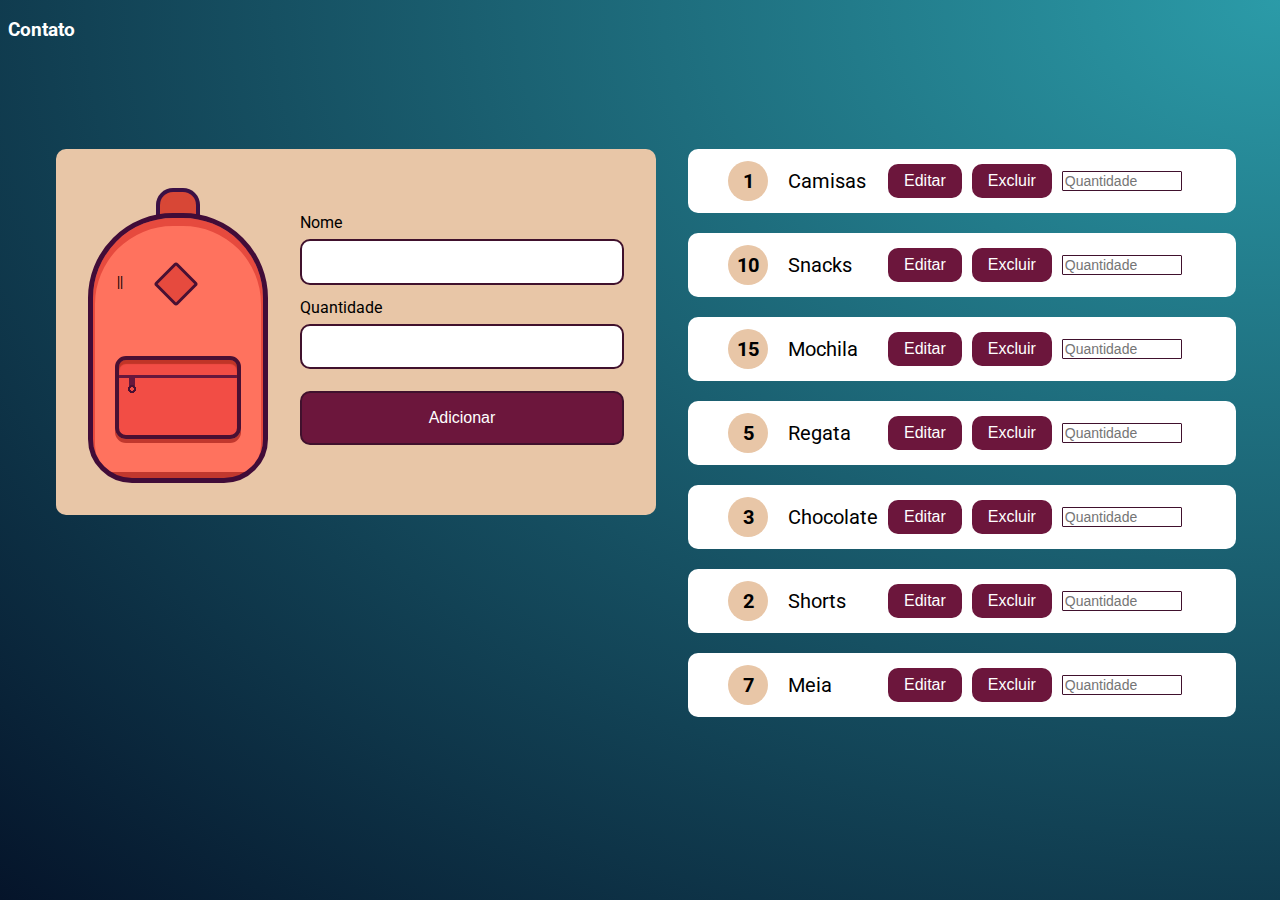
<file: index.html>
<!DOCTYPE html>
<html lang="pt-br">
  <head>
    <meta charset="UTF-8" />
    <meta http-equiv="X-UA-Compatible" content="IE=edge" />
    <meta name="viewport" content="width=device-width, initial-scale=1.0" />
    <title>Mochila de viagem</title>
    <link rel="stylesheet" href="css/style.css" />
    <link rel="preconnect" href="https://fonts.googleapis.com" />
    <link rel="preconnect" href="https://fonts.gstatic.com" crossorigin />
    <link
      href="https://fonts.googleapis.com/css2?family=Roboto&display=swap"
      rel="stylesheet"
    />
  </head>
  <body>
    <header class="contato-header">
      <a href="contato.html"><h3>Contato</h3></a>
    </header>
    <main class="conteudo">
      <div class="principal">
        <div class="mochila"></div>
        <form action="" class="adicionar" id="novoItem">
          <label for="item">Nome</label>
          <input type="text" name="nome" id="nome" />
          <label for="item">Quantidade</label>
          <input
            type="number"
            class="quantidade-item"
            id="quantidade-excluir"
            min="1"
            step="1"
          />
          <input type="submit" value="Adicionar" class="cadastrar" />
        </form>
      </div>

      <ul class="lista">
        <li class="item">
          <strong>1</strong>
          <div class="opcoes">
            <label for="quantidade-excluir">Camisas</label>
            <button class="edit">Editar</button>
            <button class="delete">Excluir</button>
            <input
              type="number"
              class="quantidade-excluir"
              id="quantidade-excluir"
              min="1"
              step="1"
              placeholder="Quantidade"
              max="1"
            />
          </div>
        </li>
        <li class="item">
          <strong>10</strong>
          <div class="opcoes">
            <label for="quantidade-excluir">Snacks</label>
            <button class="edit">Editar</button>
            <button class="delete">Excluir</button>
            <input
              type="number"
              class="quantidade-excluir"
              id="quantidade-excluir"
              min="1"
              step="1"
              placeholder="Quantidade"
              max="1"
            />
          </div>
        </li>
        <li class="item">
          <strong>15</strong>
          <div class="opcoes">
            <label for="quantidade-excluir">Mochila</label>
            <button class="edit">Editar</button>
            <button class="delete">Excluir</button>
            <input
              type="number"
              class="quantidade-excluir"
              id="quantidade-excluir"
              min="1"
              step="1"
              placeholder="Quantidade"
              max="1"
            />
          </div>
        </li>
        <li class="item">
          <strong>5</strong>
          <div class="opcoes">
            <label for="quantidade-excluir">Regata</label>
            <button class="edit">Editar</button>
            <button class="delete">Excluir</button>
            <input
              type="number"
              class="quantidade-excluir"
              id="quantidade-excluir"
              min="1"
              step="1"
              placeholder="Quantidade"
              max="1"
            />
          </div>
        </li>
        <li class="item">
          <strong>3</strong>
          <div class="opcoes">
            <label for="quantidade-excluir">Chocolate</label>
            <button class="edit">Editar</button>
            <button class="delete">Excluir</button>
            <input
              type="number"
              class="quantidade-excluir"
              id="quantidade-excluir"
              min="1"
              step="1"
              placeholder="Quantidade"
              max="1"
            />
          </div>
        </li>
        <li class="item">
          <strong>2</strong>
          <div class="opcoes">
            <label for="quantidade-excluir">Shorts</label>
            <button class="edit">Editar</button>
            <button class="delete">Excluir</button>
            <input
              type="number"
              class="quantidade-excluir"
              id="quantidade-excluir"
              min="1"
              step="1"
              placeholder="Quantidade"
              max="1"
            />
          </div>
        </li>
        <li class="item">
          <strong>7</strong>
          <div class="opcoes">
            <label for="quantidade-excluir">Meia</label>
            <button class="edit">Editar</button>
            <button class="delete">Excluir</button>
            <input
              type="number"
              class="quantidade-excluir"
              id="quantidade-excluir"
              min="1"
              step="1"
              placeholder="Quantidade"
              max="1"
            />
          </div>
        </li>
      </ul>
    </main>

    <script src="/js/main.js"></script>
  </body>
</html>
</file>
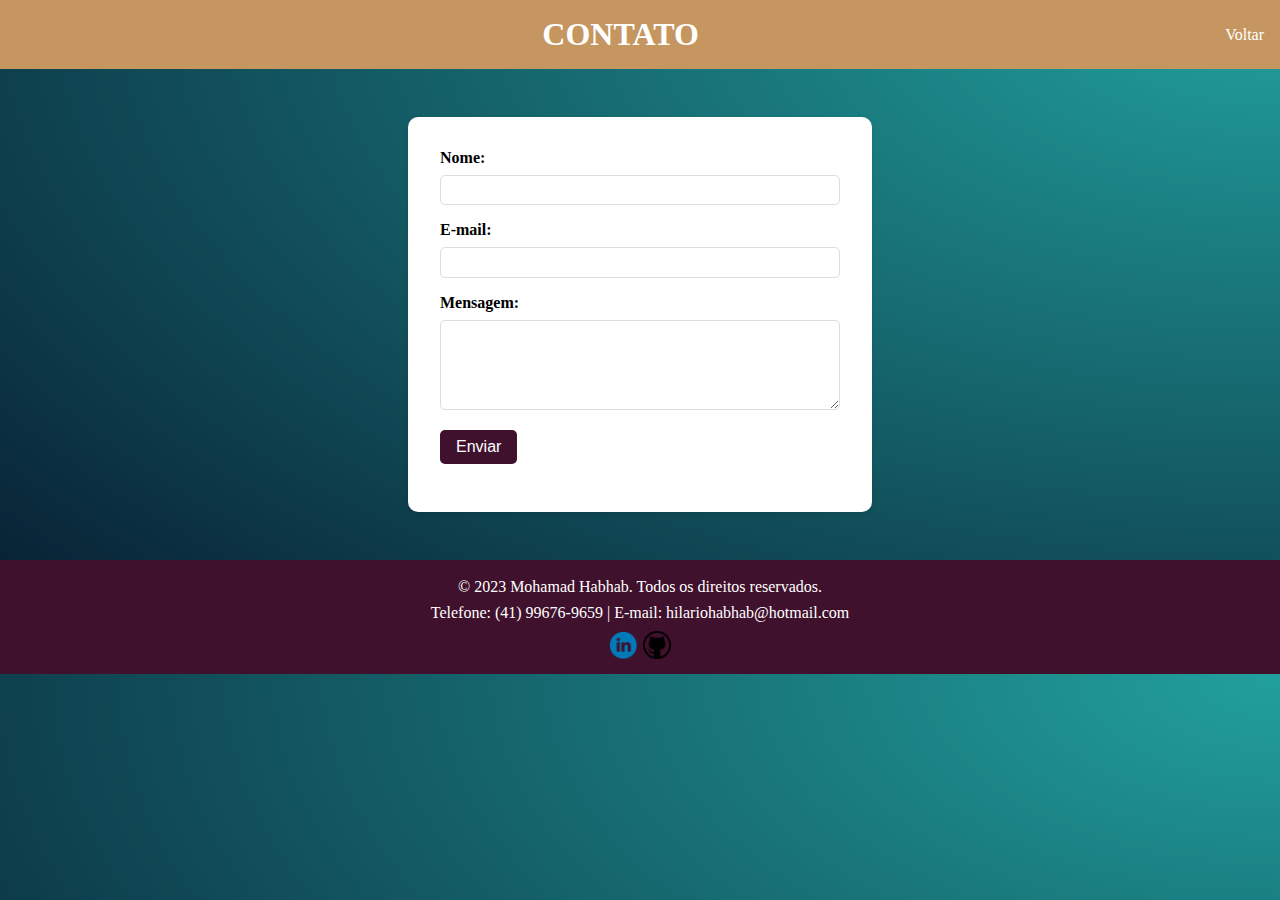
<file: contato.html>
<!DOCTYPE html>
<html lang="pt-br">
<head>
    <meta charset="UTF-8">
    <meta http-equiv="X-UA-Compatible" content="IE=edge">
    <meta name="viewport" content="width=device-width, initial-scale=1.0">
    <title>Formulário de Contato</title>
    <link rel="stylesheet" href="css/formulario.css">
</head>
<body>
   <header class="contato-header">
  <h1 class="contato-title">CONTATO</h1>
  <div><a href="index.html" class="voltar-link">Voltar</a></div>
</header>

    <main class="contato-formulario">
        <form action="" class="adicionar" id="novoItem" method="post">
            <div class="form-group">
                <label for="nome">Nome:</label>
                <input type="text" id="nome" name="nome" required>
            </div>
            <div class="form-group">
                <label for="email">E-mail:</label>
                <input type="email" id="email" name="email" required>
            </div>
            <div class="form-group">
                <label for="mensagem">Mensagem:</label>
                <textarea id="mensagem" name="mensagem" rows="5" required></textarea>
            </div>
            <div class="form-group">
                <input type="submit" value="Enviar">
            </div>
        </form>
    </main>
<footer class="footer">
  <div class="footer-content">
    <p>&copy; 2023 Mohamad Habhab. Todos os direitos reservados.</p>
    <p>
      <a href="tel:+1234567890">Telefone: (41) 99676-9659</a> |
      <a href="mailto:hilariohabhab@hotmail.com">E-mail: hilariohabhab@hotmail.com</a>
    </p>
    <a href="https://www.linkedin.com/in/mhabhab/" target="_blank"><img src="imagens/linkedin.png" alt="linkedin" class="rede"></a>
    <a href="https://github.com/hilariohabhab/" target="_blank"><img src="imagens/Github.png" alt="github" class="rede"></a>
  </div>
</footer>
    <script src="js/formulario.js"></script>
</body>
</html>
</file>
<file: css/style.css>
html {
  background: radial-gradient(farthest-corner at right top, #2b9ba8, #05142a);
  height: 100%;
  font-family: "Roboto", cursive;
}

.conteudo {
  padding: 10vh 3em 0;
  display: flex;
  align-items: flex-start;
  gap: 2em;
}

.principal {
  flex-grow: 1;
  flex-basis: auto;
  min-width: 600px;
  padding: 4em 2em 2em;
  box-sizing: border-box;
  display: flex;
  background: #e8c6a7;
  border-radius: 10px;
  gap: 2em;
}

.mochila {
  min-width: 170px;
  max-width: 170px;
  height: 180px;
  padding-top: 80px;
  background-color: #ff725e;
  box-shadow: inset 0 6px 0 2px #e64a3e, 0 -93px 0 -77px #d84736,
    0 -93px 0 -72px #d84736, 0 -93px 0 -68px #3b1045;
  background-image: linear-gradient(
    to right,
    transparent 5px,
    transparent 20px,
    transparent 1px,
    transparent 25px,
    transparent 5px,
    transparent 20px,
    transparent 20px,
    transparent 86px,
    #c1382e 45px,
    #c1382e 230px,
    transparent 25px,
    transparent 172px
  );
  background-position: center 254px;
  background-size: 305px 6px;
  background-repeat: repeat-x;
  border: 5px solid #410c38;
  border-radius: 85px 85px 44px 44px;
  display: inline-block;
  vertical-align: top;
  flex-basis: auto;
  flex-grow: 1;
}

.mochila:before,
.mochila:after {
  display: block;
  content: "";
  position: absolute;
}

.mochila:before {
  height: 75px;
  width: 118px;
  background-image: radial-gradient(
      circle closest-corner at 13px 29px,
      #f24d45,
      #f24d45 2px,
      transparent 2px,
      transparent
    ),
    radial-gradient(
      circle closest-corner at 13px 29px,
      #491033,
      #491033 4px,
      transparent 4px,
      transparent
    ),
    linear-gradient(
      to bottom,
      transparent 10px,
      transparent 15px,
      #66173d 5px,
      #66173d 18px,
      transparent 18px,
      transparent 100px
    ),
    linear-gradient(
      to right,
      #f24d45 10px,
      #f24d45 10px,
      transparent 10px,
      transparent 16px,
      #f24d45 9px,
      #f24d45 50px
    ),
    linear-gradient(
      to bottom,
      #f24d45 8px,
      #f24d45 16px,
      #66173d 8px,
      #66173d 30px,
      #f24d45 20px,
      #f24d45 72px,
      #f24d45 10px,
      #f24d45 57px,
      #f24d45 5%
    );
  margin-left: 22px;
  margin-top: 58px;
  border: 4px solid #491033;
  border-radius: 11px;
  box-shadow: 0 4px 0 0 #c1382e, inset 0px 4px 1px 0 #c03527;
  content: "||";
  color: transparent;
  font-family: Comic Sans MS;
  font-weight: bold;
  z-index: 1;
  text-shadow: rgb(0, 0, 0) -2px -86px 0px;
  font-size: 14px;
}

.mochila:after {
  margin-left: 67px;
  margin-top: -30px;
  background: #e64a3e;
  width: 26px;
  height: 26px;
  border: 3px solid #491033;
  border-radius: 3px;
  transform: rotate(45deg);
}

.adicionar {
  width: 100%;
}

.adicionar input {
  width: 100%;
  box-sizing: border-box;
  margin: 0.5em 0 1em;
  padding: 1em 0.5em;
  border-radius: 10px;
  border: 2px solid #40112d;
}

.adicionar label {
  display: block;
}

.cadastrar,
.delete {
  background-color: #6c163c;
  color: #ffffff;
  cursor: pointer;
  padding: 0.5em 1em;
  border: none;
  border-radius: 10px;
  font-size: 16px;
  cursor: pointer;
}

.opcoes {
  display: flex;
  align-items: center;
  gap: 1em;
}

.lista {
  margin: 0;
  padding: 0;
}

.item {
  list-style: none;
  padding: 0.6em 2em;
  background: #ffffff;
  border-radius: 10px;
  margin: 0 0 1em;
  width: 100%;
  box-sizing: border-box;
  display: flex;
  align-items: center;
  gap: 1em;
  font-size: 20px;
}
.item label {
  flex-grow: 1;
}

.item strong {
  width: 40px;
  height: 40px;
  border-radius: 50%;
  display: flex;
  align-items: center;
  justify-content: center;
  background: rgb(232, 198, 167);
  font-weight: bold;
}

.opcoes {
  flex-grow: 1;
  display: flex;
  align-items: center;
  gap: 0.5em;
}
.opcoes input.quantidade-excluir {
  width: 120px;
  box-sizing: border-box;
  margin-right: 1em;
  border-radius: 1px;
  border: 1px solid #40112d;
  font-size: 14px;
}

a {
  text-decoration: none;
  color: white;
  cursor: pointer;
}
.oculta {
  display: none;
}

/* Estilos para tablets */
@media only screen and (max-width: 1024px) {
  .conteudo {
    padding: 5vh 2em 0;
  }

  .principal {
    max-width: 300px;
    padding: 1em;
    flex-direction: column;
    gap: 1em;
  }

  .mochila {
    min-width: auto;
    max-width: auto;
    padding-top: 50px;
    width: 200px;
    height: 200px;
    background-size: 240px 6px;
    background-position: center 172px;
    border-radius: 70px 70px 34px 34px;
    border: 4px solid #410c38;
  }

  .mochila:before {
    height: 90px;
    width: 140px;
    margin-left: 0;
    margin-top: 20px;
    font-size: 10px;
  }

  .mochila:after {
    margin-left: 47px;
    margin-top: -15px;
  }

  .item strong {
    width: 30px;
    height: 30px;
    font-size: 16px;
  }

  .adicionar input {
    font-size: 14px;
  }

  .opcoes input.quantidade-excluir {
    width: 100px;
    font-size: 12px;
  }
}

.edit {
  background-color: #6c163c;
  color: #ffffff;
  cursor: pointer;
  padding: 0.5em 1em;
  border: none;
  border-radius: 10px;
  font-size: 16px;
}

/* Estilos para celulares em modo retrato */
@media only screen and (max-width: 480px) {
  .conteudo {
    padding: 5vh 1em 0;
  }

  .principal {
    min-width: auto;
    padding: 1em;
    flex-direction: column;
    gap: 0.5em;
  }

  .mochila {
    min-width: auto;
    max-width: auto;
    padding-top: 30px;
    width: 150px;
    height: 150px;
    background-size: 160px 6px;
    background-position: center 116px;
    border-radius: 60px 60px 30px 30px;
    border: 3px solid #410c38;
  }

  .mochila:before {
    height: 60px;
    width: 90px;
    margin-left: 0;
    margin-top: 20px;
    font-size: 8px;
  }

  .mochila:after {
    margin-left: 27px;
    margin-top: -15px;
    width: 15px;
    height: 15px;
  }

  .item strong {
    width: 25px;
    height: 25px;
    font-size: 14px;
  }

  .adicionar {
    padding: 1em;
  }

  .adicionar input {
    margin: 0.3em 0 0.7em;
    padding: 0.8em 0.5em;
    border-radius: 5px;
    font-size: 14px;
  }

  .cadastrar,
  .delete {
    padding: 0.3em 0.7em;
    border-radius: 5px;
    font-size: 14px;
  }

  .opcoes input.quantidade-excluir {
    width: 100px;
    font-size: 12px;
  }
}

/* Estilos para Samsung Galaxy S9/S10 */
@media only screen and (min-width: 360px) and (max-width: 640px) {
  .conteudo {
    padding: 5vh 1em 0;
  }

  .principal {
    min-width: auto;
    padding: 1em;
    flex-direction: column;
    gap: 0.5em;
  }

  .mochila {
    min-width: auto;
    max-width: auto;
    padding-top: 30px;
    width: 150px;
    height: 150px;
    background-size: 160px 6px;
    background-position: center 116px;
    border-radius: 60px 60px 30px 30px;
    border: 3px solid #410c38;
  }

  .mochila:before {
    height: 60px;
    width: 90px;
    margin-left: 0;
    margin-top: 20px;
    font-size: 8px;
  }

  .mochila:after {
    margin-left: 27px;
    margin-top: -15px;
    width: 15px;
    height: 15px;
  }

  .item strong {
    width: 25px;
    height: 25px;
    font-size: 14px;
  }

  .adicionar {
    padding: 1em;
  }

  .adicionar input {
    margin: 0.3em 0 0.7em;
    padding: 0.8em 0.5em;
    border-radius: 5px;
    font-size: 14px;
  }

  .cadastrar,
  .delete {
    padding: 0.3em 0.7em;
    border-radius: 5px;
    font-size: 14px;
  }

  .opcoes input.quantidade-excluir {
    width: 100px;
    font-size: 12px;
  }
}

@media only screen and (min-width: 412px) and (max-width: 846px) {
  .conteudo {
    padding: 5vh 2em 0;
  }

  .principal {
    min-width: auto;
    padding: 2em;
    flex-direction: column;
    gap: 1em;
  }

  .mochila {
    min-width: auto;
    max-width: auto;
    padding-top: 50px;
    width: 200px;
    height: 200px;
    background-size: 240px 6px;
    background-position: center 172px;
    border-radius: 70px 70px 34px 34px;
    border: 4px solid #410c38;
  }

  .mochila:before {
    height: 90px;
    width: 140px;
    margin-left: 0;
    margin-top: 20px;
    font-size: 10px;
  }

  .mochila:after {
    margin-left: 47px;
    margin-top: -15px;
  }

  .item strong {
    width: 30px;
    height: 30px;
    font-size: 16px;
  }
}
</file>
<file: css/formulario.css>
body {
  background: radial-gradient(farthest-corner at right top, #21a09d, #06182d);
  font-family: "Roboto", cursive;
  margin: 0;
  padding: 0;
}

.contato-header {
  background: #c5965f;
  padding: 1em;
  display: flex;
  justify-content: space-between;
  align-items: center;
}

.contato-title {
  margin: 0;
  flex-grow: 1;
  text-align: center;
}

.voltar-link {
  margin: 0;
  text-decoration: none;
  color: white;
}

.contato-header h1 {
  color: #ffffff;
  font-size: 32px;
  margin: 0;
}

.contato-formulario {
  padding: 3em;
  box-sizing: border-box;
  display: flex;
  justify-content: center;
  align-items: center;
}

form {
  background: #ffffff;
  border-radius: 10px;
  padding: 2em;
  max-width: 400px;
  width: 100%;
  box-shadow: 0 2px 4px rgba(0, 0, 0, 0.1);
}

.form-group {
  margin-bottom: 1em;
}

label {
  display: block;
  font-weight: bold;
  margin-bottom: 0.5em;
}

input[type="text"],
input[type="email"],
textarea {
  width: 100%;
  box-sizing: border-box;
  padding: 0.5em;
  border-radius: 5px;
  border: 1px solid #dddddd;
}

textarea {
  resize: vertical;
}

input[type="submit"] {
  background-color: #40112d;
  color: #ffffff;
  cursor: pointer;
  padding: 0.5em 1em;
  border: none;
  border-radius: 5px;
  font-size: 16px;
}

input[type="submit"]:hover {
  background-color: #2a0c1f;
}

a {
  text-decoration: none;
  color: white;
  cursor: pointer;
}

.footer {
  background-color: #40112d;
  color: #ffffff;
  padding: 0.62em;
  text-align: center;
}

.footer-content {
  max-width: 600px;
  margin: 0 auto;
}

.footer p {
  margin: 0.5em 0;
}

.footer a {
  color: #ffffff;
  text-decoration: none;
}

.footer a:hover {
  text-decoration: underline;
}

/* Media Queries para diferentes tamanhos de tela */

/* Tela pequena (celulares) */
@media only screen and (max-width: 600px) {
  form {
    padding: 1.5em;
  }

  .contato-formulario {
    padding: 2em;
  }

  .footer {
    padding: 1em;
  }
}
.rede{
    max-width: 30px;
    
}

/* Tela média (tablets) */
@media only screen and (min-width: 601px) and (max-width: 1024px) {
  form {
    max-width: 600px;
  }
}


/* Tela de celular em modo retrato */
@media only screen and (max-width: 480px) {
  form {
    padding: 1em;
  }

  .contato-formulario {
    padding: 2em;
  }

  .footer {
    padding: 0.5em;
  }
}

/* Tela de celular em modo paisagem */
@media only screen and (max-width: 767px) {
  form {
    padding: 1.5em;
  }

  .contato-formulario {
    padding: 3em;
  }

  .footer {
    padding: 1em;
  }
}
</file>
